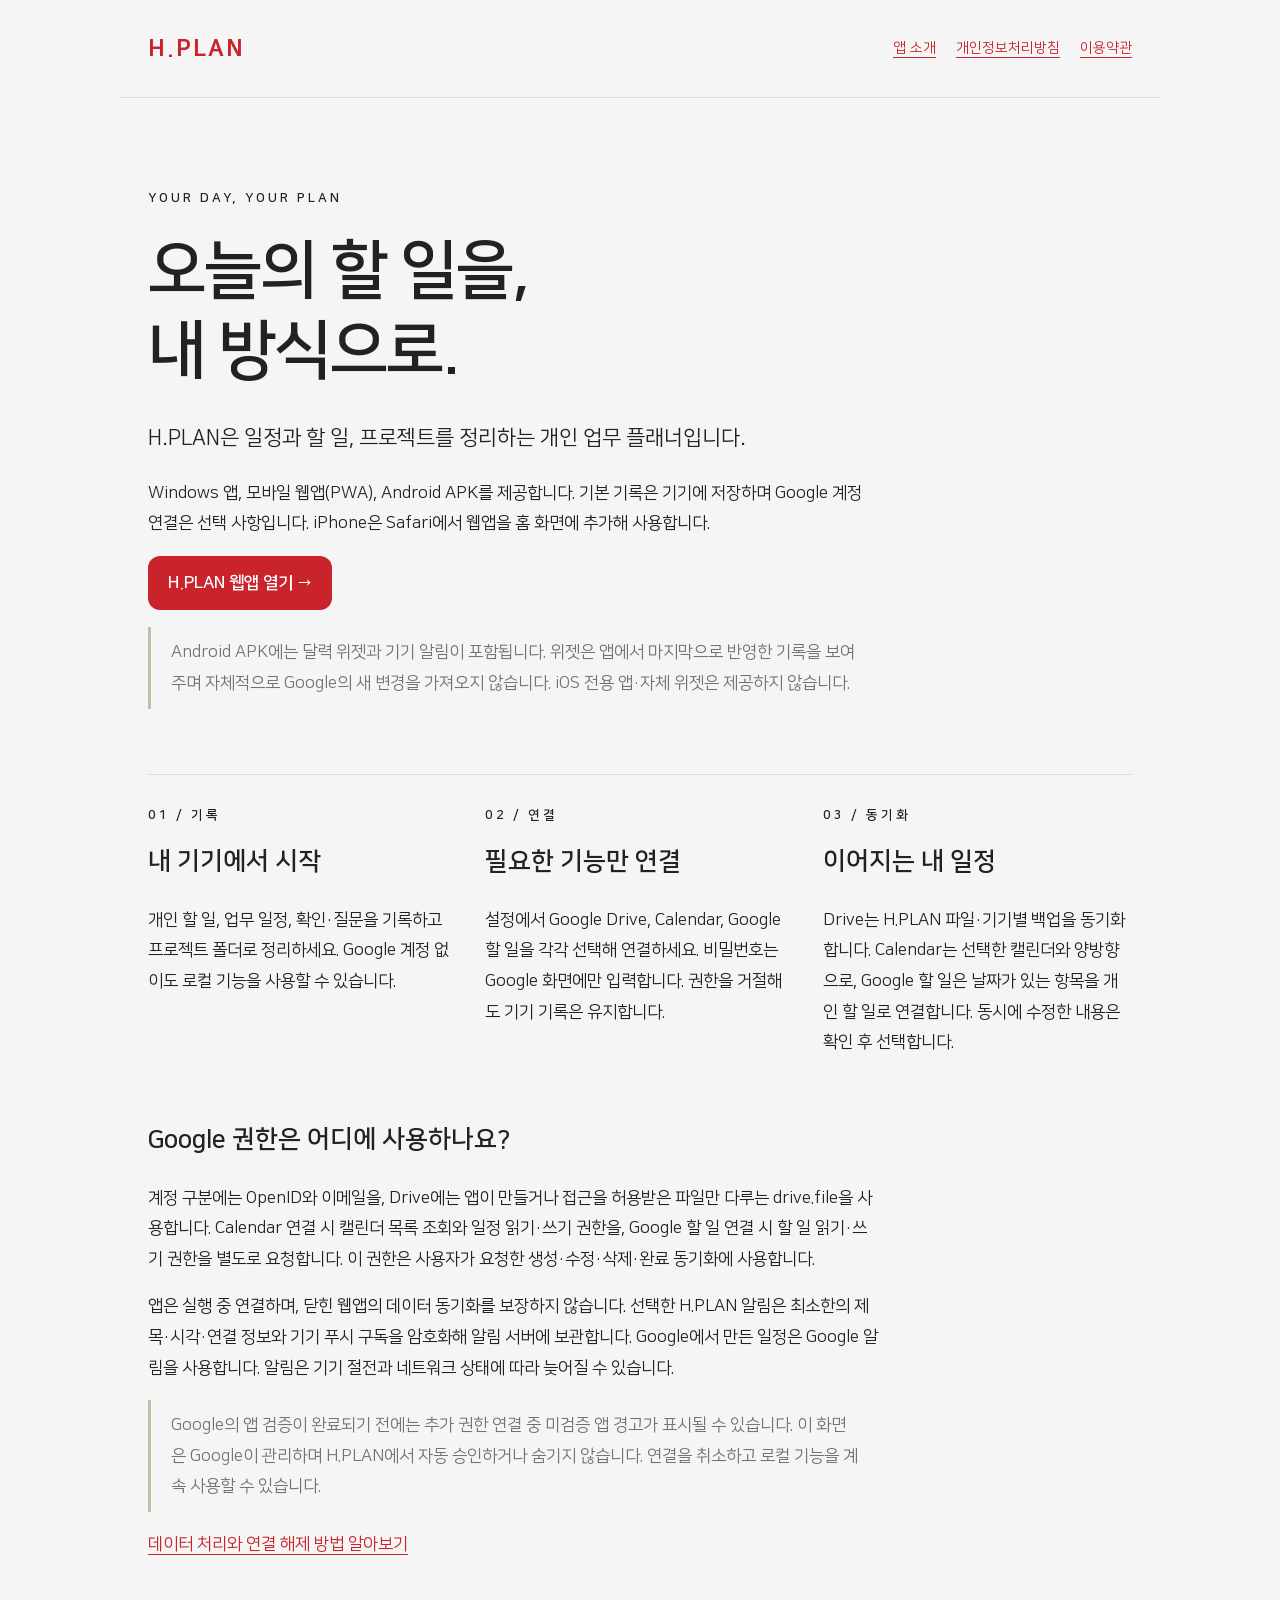
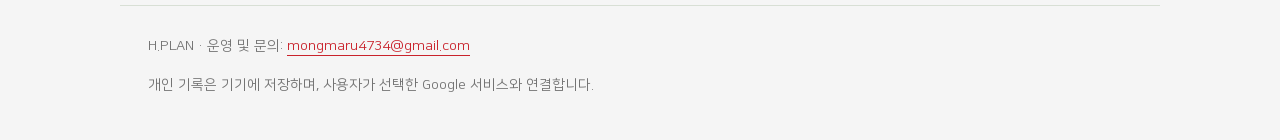
<file: index.html>
<!doctype html>
<html lang="ko"><head><meta charset="utf-8"><meta name="viewport" content="width=device-width,initial-scale=1"><meta name="description" content="H.PLAN — 내 기기에 기록하고, 선택한 Google 기능과 연결하는 개인 업무 플래너."><title>내 하루를 차분하게 정리하는 플래너 · H.PLAN</title><link rel="stylesheet" href="style.css"><meta name="google-site-verification" content="SMve5jL9YWmG3M-sSm1vSFHZxdlRPFucmGwH69ZJw1E" /></head>
<body><header><a class="brand" href="index.html">H.PLAN</a><nav aria-label="주 메뉴"><a href="index.html">앱 소개</a><a href="privacy.html">개인정보처리방침</a><a href="terms.html">이용약관</a></nav></header>
<main><section class="hero"><p class="eyebrow">YOUR DAY, YOUR PLAN</p><h1>오늘의 할 일을,<br>내 방식으로.</h1><p class="lead">H.PLAN은 일정과 할 일, 프로젝트를 정리하는 개인 업무 플래너입니다.</p><p>Windows 앱, 모바일 웹앱(PWA), Android APK를 제공합니다. 기본 기록은 기기에 저장하며 Google 계정 연결은 선택 사항입니다. iPhone은 Safari에서 웹앱을 홈 화면에 추가해 사용합니다.</p><p><a class="launch" href="app/">H.PLAN 웹앱 열기 →</a></p><p class="note">Android APK에는 달력 위젯과 기기 알림이 포함됩니다. 위젯은 앱에서 마지막으로 반영한 기록을 보여주며 자체적으로 Google의 새 변경을 가져오지 않습니다. iOS 전용 앱·자체 위젯은 제공하지 않습니다.</p></section>
<section class="steps" aria-label="사용 방법"><div><span class="eyebrow">01 / 기록</span><h2>내 기기에서 시작</h2><p>개인 할 일, 업무 일정, 확인·질문을 기록하고 프로젝트 폴더로 정리하세요. Google 계정 없이도 로컬 기능을 사용할 수 있습니다.</p></div><div><span class="eyebrow">02 / 연결</span><h2>필요한 기능만 연결</h2><p>설정에서 Google Drive, Calendar, Google 할 일을 각각 선택해 연결하세요. 비밀번호는 Google 화면에만 입력합니다. 권한을 거절해도 기기 기록은 유지합니다.</p></div><div><span class="eyebrow">03 / 동기화</span><h2>이어지는 내 일정</h2><p>Drive는 H.PLAN 파일·기기별 백업을 동기화합니다. Calendar는 선택한 캘린더와 양방향으로, Google 할 일은 날짜가 있는 항목을 개인 할 일로 연결합니다. 동시에 수정한 내용은 확인 후 선택합니다.</p></div></section>
<section><h2>Google 권한은 어디에 사용하나요?</h2><p>계정 구분에는 OpenID와 이메일을, Drive에는 앱이 만들거나 접근을 허용받은 파일만 다루는 drive.file을 사용합니다. Calendar 연결 시 캘린더 목록 조회와 일정 읽기·쓰기 권한을, Google 할 일 연결 시 할 일 읽기·쓰기 권한을 별도로 요청합니다. 이 권한은 사용자가 요청한 생성·수정·삭제·완료 동기화에 사용합니다.</p><p>앱은 실행 중 연결하며, 닫힌 웹앱의 데이터 동기화를 보장하지 않습니다. 선택한 H.PLAN 알림은 최소한의 제목·시각·연결 정보와 기기 푸시 구독을 암호화해 알림 서버에 보관합니다. Google에서 만든 일정은 Google 알림을 사용합니다. 알림은 기기 절전과 네트워크 상태에 따라 늦어질 수 있습니다.</p><p class="note">Google의 앱 검증이 완료되기 전에는 추가 권한 연결 중 미검증 앱 경고가 표시될 수 있습니다. 이 화면은 Google이 관리하며 H.PLAN에서 자동 승인하거나 숨기지 않습니다. 연결을 취소하고 로컬 기능을 계속 사용할 수 있습니다.</p><p><a href="privacy.html">데이터 처리와 연결 해제 방법 알아보기</a></p></section></main>
<footer>H.PLAN · 운영 및 문의: <a href="mailto:mongmaru4734@gmail.com">mongmaru4734@gmail.com</a><p>개인 기록은 기기에 저장하며, 사용자가 선택한 Google 서비스와 연결합니다.</p></footer></body></html>
</file>
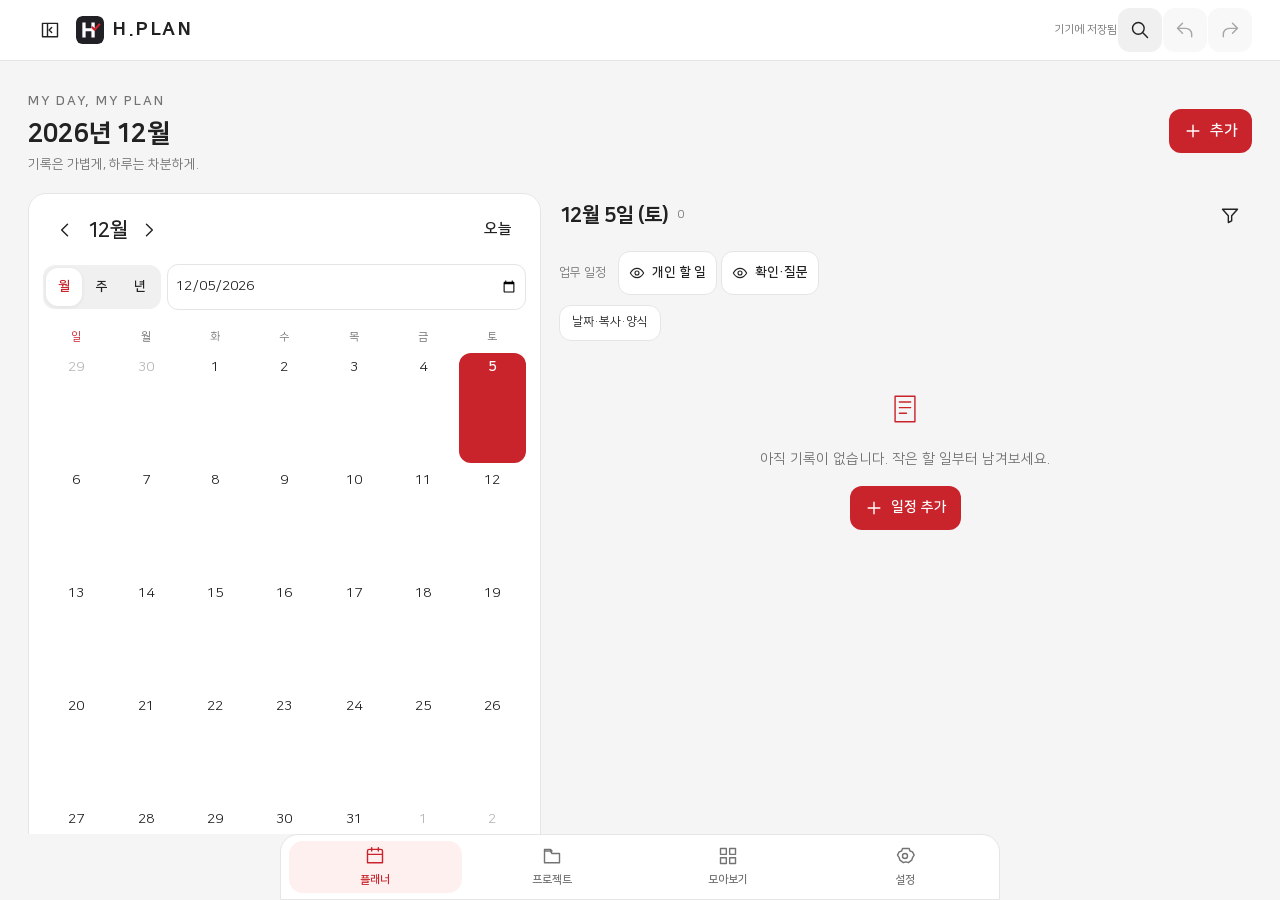
<file: app/index.html>
<!doctype html>
<html lang="ko">
  <head>
    <script src="native-bootstrap.js"></script>
    <meta charset="utf-8" />
    <meta
      name="viewport"
      content="width=device-width,initial-scale=1,viewport-fit=cover"
    />
    <meta name="theme-color" content="#C9232C" />
    <meta name="apple-mobile-web-app-capable" content="yes" />
    <meta name="apple-mobile-web-app-status-bar-style" content="default" />
    <meta name="apple-mobile-web-app-title" content="H.PLAN" />
    <meta
      name="description"
      content="내 하루를 차분하게. 일정·업무·프로젝트를 정리하는 H.PLAN 모바일 플래너."
    />
    <link rel="manifest" href="manifest.webmanifest" />
    <link rel="apple-touch-icon" href="icons/apple-touch-icon.png" />
    <link rel="icon" href="icons/icon.svg" type="image/svg+xml" />
    <link rel="stylesheet" href="app.css" />
    <title>H.PLAN · 내 하루의 계획</title>
  </head>
  <body>
    <div id="app" class="shell">
      <header class="topbar">
        <div class="topbar-leading"><button id="navigation-toggle" class="icon-button ghost" type="button" data-action="layout:navigationCollapsed" aria-controls="primary-navigation" aria-label="주 메뉴 접기" aria-expanded="true"></button>
        <a href="#planner" class="brand" aria-label="H.PLAN 플래너"
          ><img src="icons/icon.svg" alt="" width="28" height="28" /><span
            >H.PLAN</span
          ></a
        ></div>
        <div class="top-actions">
          <span id="save-state" role="status">불러오는 중</span
          ><button
            id="search-open"
            class="icon-button"
            aria-label="전체 검색"
          ></button
          ><button id="undo" class="icon-button" aria-label="실행 취소"></button
          ><button
            id="redo"
            class="icon-button"
            aria-label="다시 실행"
          ></button>
        </div>
      </header>
      <div id="notice" role="status" hidden></div>
      <main id="main" tabindex="-1">
        <div class="loading">기록을 안전하게 불러오고 있습니다…</div>
      </main>
      <nav id="primary-navigation" class="bottom-nav" aria-label="주 메뉴">
        <button data-route="planner"></button
        ><button data-route="projects"></button
        ><button data-route="overview"></button
        ><button data-route="settings"></button>
      </nav>
    </div>
    <dialog id="modal" aria-labelledby="modal-title">
      <form id="modal-form">
        <header class="modal-head">
          <h2 id="modal-title"></h2>
          <button
            type="button"
            id="modal-close"
            class="icon-button"
            aria-label="닫기"
          ></button>
        </header>
        <div id="modal-body" class="modal-body"></div>
        <footer id="modal-footer" class="modal-footer"></footer>
      </form>
    </dialog>
    <div id="toast" class="toast" role="status" hidden></div>
    <noscript>H.PLAN을 사용하려면 JavaScript를 허용해 주세요.</noscript>
    <script type="module" src="main.mjs"></script>
  </body>
</html>
</file>
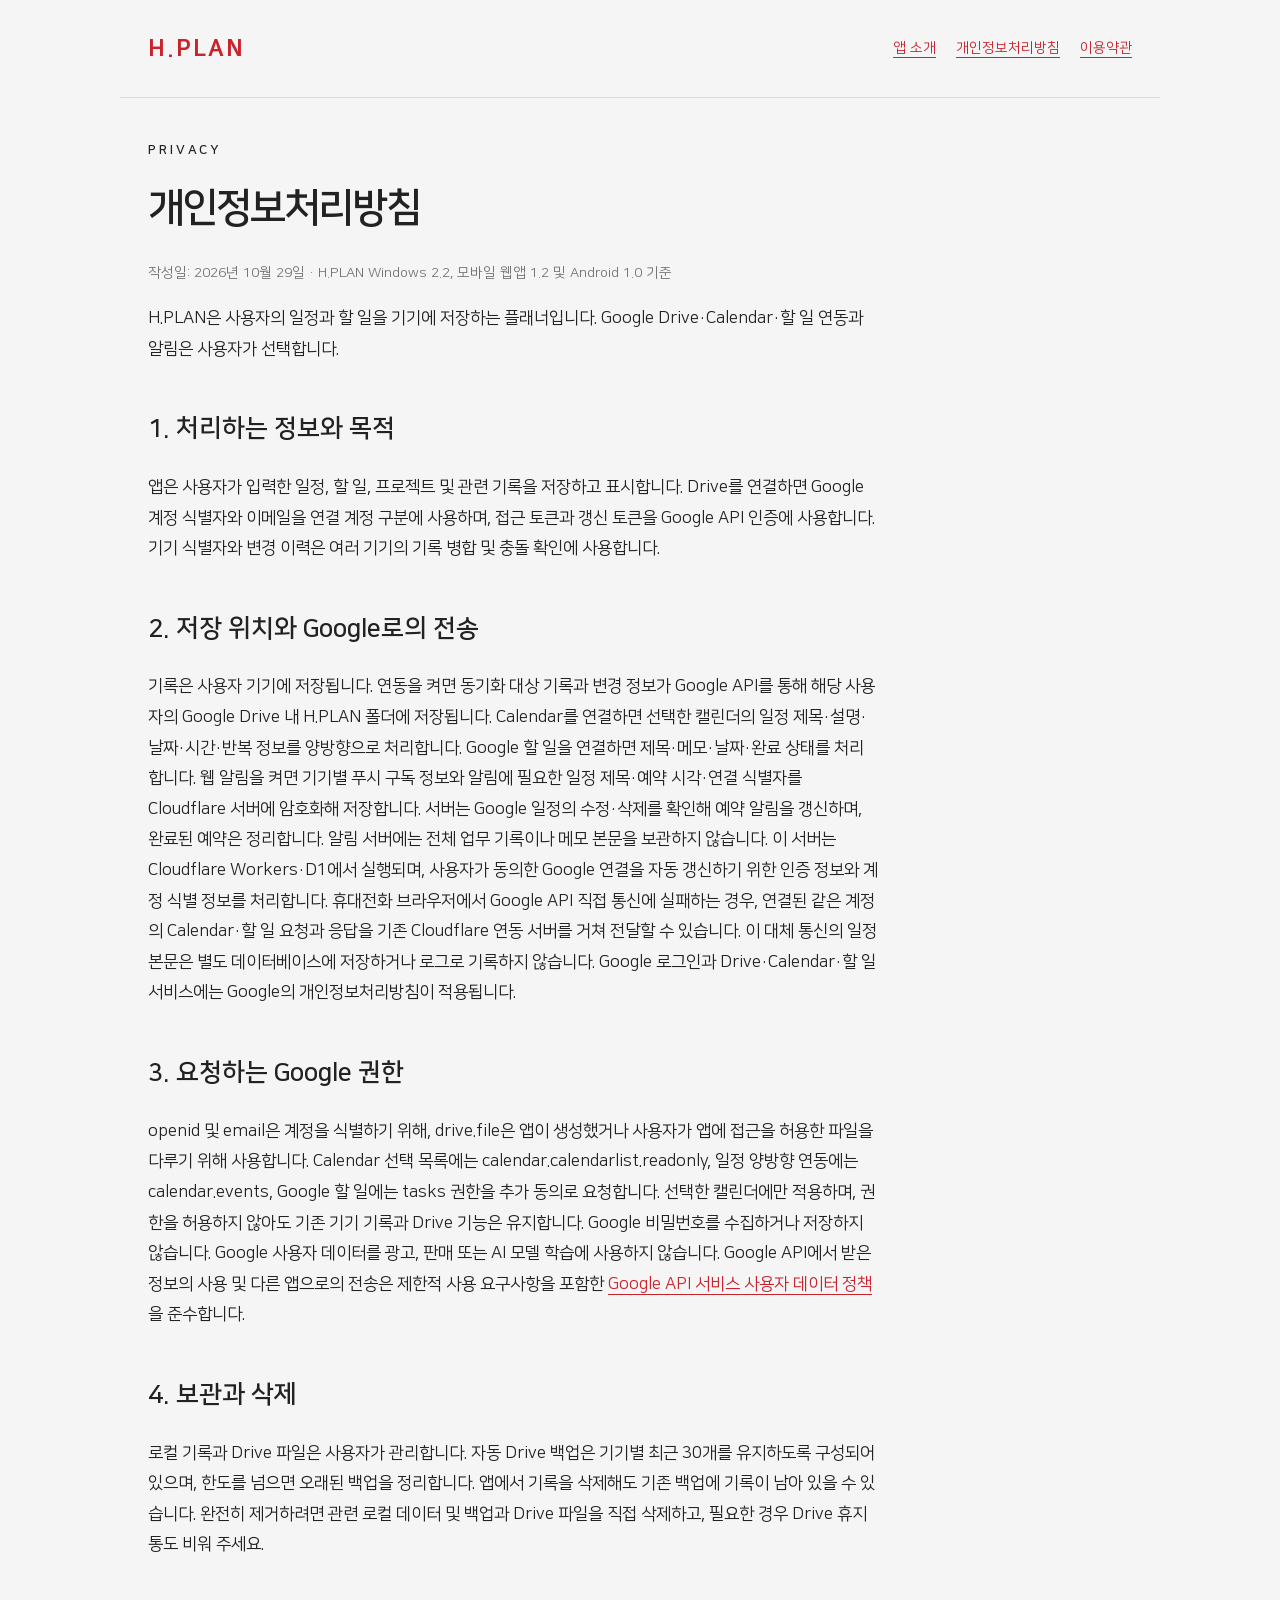
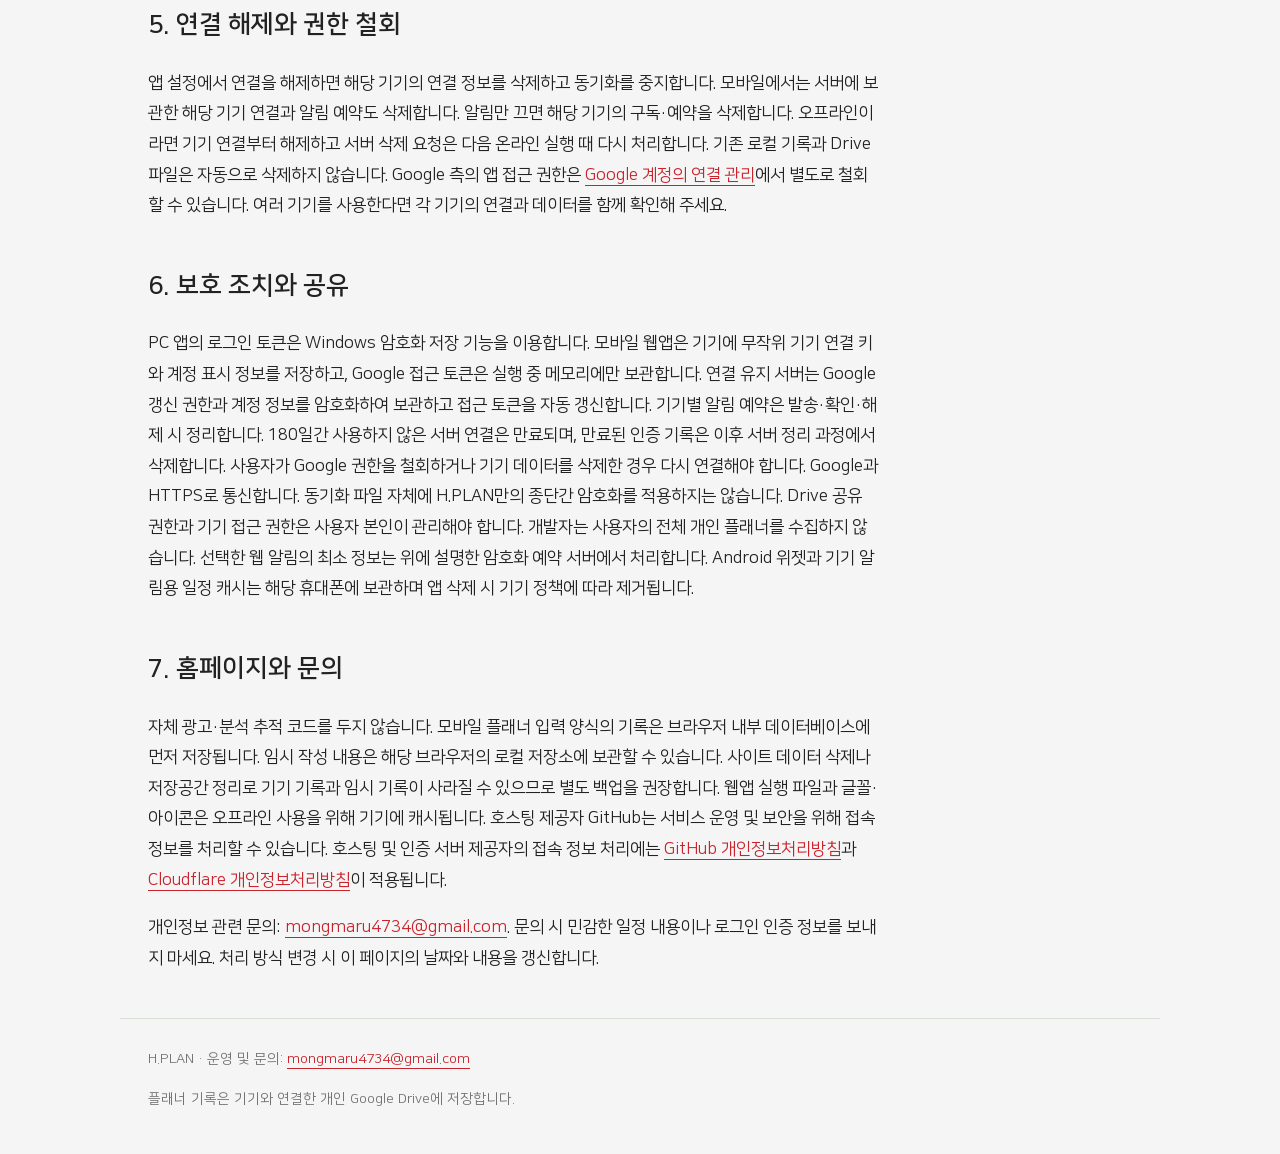
<file: privacy.html>
<!doctype html><html lang="ko"><head><meta charset="utf-8"><meta name="viewport" content="width=device-width,initial-scale=1"><meta name="description" content="H.PLAN — 일정을 정리하고, 필요할 때 개인 Google Drive로 동기화하는 플래너."><title>개인정보처리방침 · H.PLAN</title><link rel="stylesheet" href="style.css"></head><body><header><a class="brand" href="index.html">H.PLAN</a><nav aria-label="주 메뉴"><a href="index.html">앱 소개</a><a href="privacy.html">개인정보처리방침</a><a href="terms.html">이용약관</a></nav></header><main><article class="document"><p class="eyebrow">PRIVACY</p><h1>개인정보처리방침</h1><p class="date">작성일: 2026년 10월 29일 · H.PLAN Windows 2.2, 모바일 웹앱 1.2 및 Android 1.0 기준</p><p>H.PLAN은 사용자의 일정과 할 일을 기기에 저장하는 플래너입니다. Google Drive·Calendar·할 일 연동과 알림은 사용자가 선택합니다.</p><h2>1. 처리하는 정보와 목적</h2><p>앱은 사용자가 입력한 일정, 할 일, 프로젝트 및 관련 기록을 저장하고 표시합니다. Drive를 연결하면 Google 계정 식별자와 이메일을 연결 계정 구분에 사용하며, 접근 토큰과 갱신 토큰을 Google API 인증에 사용합니다. 기기 식별자와 변경 이력은 여러 기기의 기록 병합 및 충돌 확인에 사용합니다.</p><h2>2. 저장 위치와 Google로의 전송</h2><p>기록은 사용자 기기에 저장됩니다. 연동을 켜면 동기화 대상 기록과 변경 정보가 Google API를 통해 해당 사용자의 Google Drive 내 H.PLAN 폴더에 저장됩니다. Calendar를 연결하면 선택한 캘린더의 일정 제목·설명·날짜·시간·반복 정보를 양방향으로 처리합니다. Google 할 일을 연결하면 제목·메모·날짜·완료 상태를 처리합니다. 웹 알림을 켜면 기기별 푸시 구독 정보와 알림에 필요한 일정 제목·예약 시각·연결 식별자를 Cloudflare 서버에 암호화해 저장합니다. 서버는 Google 일정의 수정·삭제를 확인해 예약 알림을 갱신하며, 완료된 예약은 정리합니다. 알림 서버에는 전체 업무 기록이나 메모 본문을 보관하지 않습니다. 이 서버는 Cloudflare Workers·D1에서 실행되며, 사용자가 동의한 Google 연결을 자동 갱신하기 위한 인증 정보와 계정 식별 정보를 처리합니다. 휴대전화 브라우저에서 Google API 직접 통신에 실패하는 경우, 연결된 같은 계정의 Calendar·할 일 요청과 응답을 기존 Cloudflare 연동 서버를 거쳐 전달할 수 있습니다. 이 대체 통신의 일정 본문은 별도 데이터베이스에 저장하거나 로그로 기록하지 않습니다. Google 로그인과 Drive·Calendar·할 일 서비스에는 Google의 개인정보처리방침이 적용됩니다.</p><h2>3. 요청하는 Google 권한</h2><p>openid 및 email은 계정을 식별하기 위해, drive.file은 앱이 생성했거나 사용자가 앱에 접근을 허용한 파일을 다루기 위해 사용합니다. Calendar 선택 목록에는 calendar.calendarlist.readonly, 일정 양방향 연동에는 calendar.events, Google 할 일에는 tasks 권한을 추가 동의로 요청합니다. 선택한 캘린더에만 적용하며, 권한을 허용하지 않아도 기존 기기 기록과 Drive 기능은 유지합니다. Google 비밀번호를 수집하거나 저장하지 않습니다. Google 사용자 데이터를 광고, 판매 또는 AI 모델 학습에 사용하지 않습니다. Google API에서 받은 정보의 사용 및 다른 앱으로의 전송은 제한적 사용 요구사항을 포함한 <a href="https://developers.google.com/terms/api-services-user-data-policy">Google API 서비스 사용자 데이터 정책</a>을 준수합니다.</p><h2>4. 보관과 삭제</h2><p>로컬 기록과 Drive 파일은 사용자가 관리합니다. 자동 Drive 백업은 기기별 최근 30개를 유지하도록 구성되어 있으며, 한도를 넘으면 오래된 백업을 정리합니다. 앱에서 기록을 삭제해도 기존 백업에 기록이 남아 있을 수 있습니다. 완전히 제거하려면 관련 로컬 데이터 및 백업과 Drive 파일을 직접 삭제하고, 필요한 경우 Drive 휴지통도 비워 주세요.</p><h2>5. 연결 해제와 권한 철회</h2><p>앱 설정에서 연결을 해제하면 해당 기기의 연결 정보를 삭제하고 동기화를 중지합니다. 모바일에서는 서버에 보관한 해당 기기 연결과 알림 예약도 삭제합니다. 알림만 끄면 해당 기기의 구독·예약을 삭제합니다. 오프라인이라면 기기 연결부터 해제하고 서버 삭제 요청은 다음 온라인 실행 때 다시 처리합니다. 기존 로컬 기록과 Drive 파일은 자동으로 삭제하지 않습니다. Google 측의 앱 접근 권한은 <a href="https://myaccount.google.com/connections">Google 계정의 연결 관리</a>에서 별도로 철회할 수 있습니다. 여러 기기를 사용한다면 각 기기의 연결과 데이터를 함께 확인해 주세요.</p><h2>6. 보호 조치와 공유</h2><p>PC 앱의 로그인 토큰은 Windows 암호화 저장 기능을 이용합니다. 모바일 웹앱은 기기에 무작위 기기 연결 키와 계정 표시 정보를 저장하고, Google 접근 토큰은 실행 중 메모리에만 보관합니다. 연결 유지 서버는 Google 갱신 권한과 계정 정보를 암호화하여 보관하고 접근 토큰을 자동 갱신합니다. 기기별 알림 예약은 발송·확인·해제 시 정리합니다. 180일간 사용하지 않은 서버 연결은 만료되며, 만료된 인증 기록은 이후 서버 정리 과정에서 삭제합니다. 사용자가 Google 권한을 철회하거나 기기 데이터를 삭제한 경우 다시 연결해야 합니다. Google과 HTTPS로 통신합니다. 동기화 파일 자체에 H.PLAN만의 종단간 암호화를 적용하지는 않습니다. Drive 공유 권한과 기기 접근 권한은 사용자 본인이 관리해야 합니다. 개발자는 사용자의 전체 개인 플래너를 수집하지 않습니다. 선택한 웹 알림의 최소 정보는 위에 설명한 암호화 예약 서버에서 처리합니다. Android 위젯과 기기 알림용 일정 캐시는 해당 휴대폰에 보관하며 앱 삭제 시 기기 정책에 따라 제거됩니다.</p><h2>7. 홈페이지와 문의</h2><p>자체 광고·분석 추적 코드를 두지 않습니다. 모바일 플래너 입력 양식의 기록은 브라우저 내부 데이터베이스에 먼저 저장됩니다. 임시 작성 내용은 해당 브라우저의 로컬 저장소에 보관할 수 있습니다. 사이트 데이터 삭제나 저장공간 정리로 기기 기록과 임시 기록이 사라질 수 있으므로 별도 백업을 권장합니다. 웹앱 실행 파일과 글꼴·아이콘은 오프라인 사용을 위해 기기에 캐시됩니다. 호스팅 제공자 GitHub는 서비스 운영 및 보안을 위해 접속 정보를 처리할 수 있습니다. 호스팅 및 인증 서버 제공자의 접속 정보 처리에는 <a href="https://docs.github.com/en/site-policy/privacy-policies/github-general-privacy-statement">GitHub 개인정보처리방침</a>과 <a href="https://www.cloudflare.com/privacypolicy/">Cloudflare 개인정보처리방침</a>이 적용됩니다.</p><p>개인정보 관련 문의: <a href="mailto:mongmaru4734@gmail.com">mongmaru4734@gmail.com</a>. 문의 시 민감한 일정 내용이나 로그인 인증 정보를 보내지 마세요. 처리 방식 변경 시 이 페이지의 날짜와 내용을 갱신합니다.</p></article></main><footer>H.PLAN · 운영 및 문의: <a href="mailto:mongmaru4734@gmail.com">mongmaru4734@gmail.com</a><p>플래너 기록은 기기와 연결한 개인 Google Drive에 저장합니다.</p></footer></body></html>
</file>
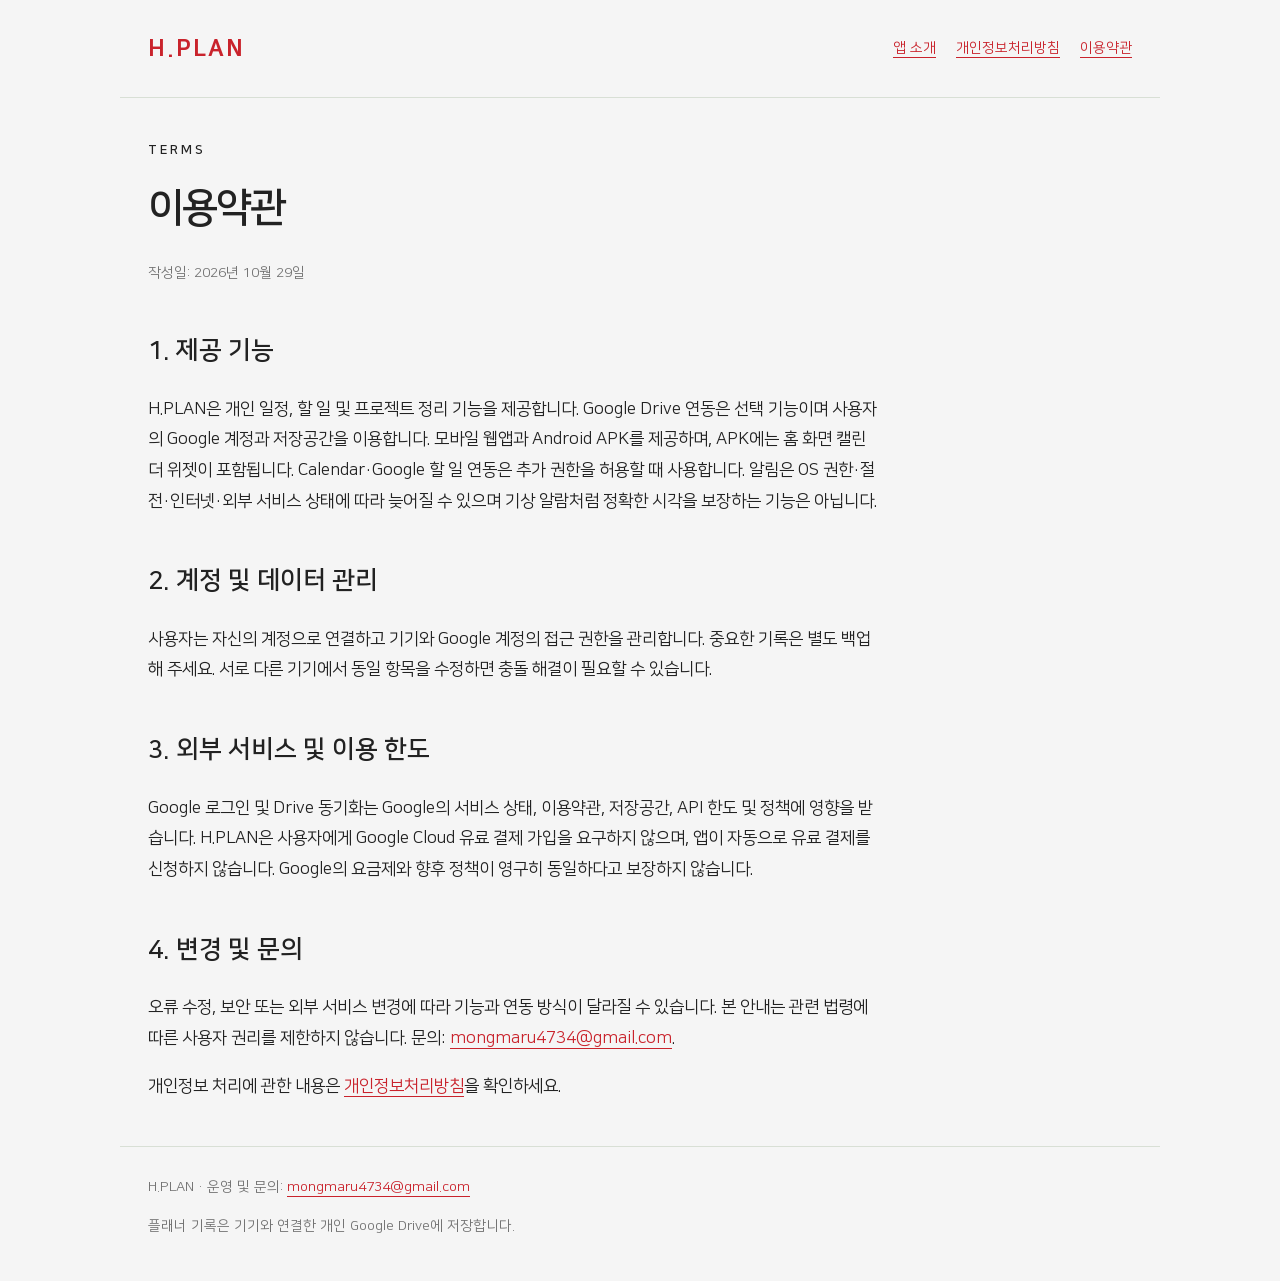
<file: terms.html>
<!doctype html><html lang="ko"><head><meta charset="utf-8"><meta name="viewport" content="width=device-width,initial-scale=1"><meta name="description" content="H.PLAN — 일정을 정리하고, 필요할 때 개인 Google Drive로 동기화하는 플래너."><title>이용약관 · H.PLAN</title><link rel="stylesheet" href="style.css"></head><body><header><a class="brand" href="index.html">H.PLAN</a><nav aria-label="주 메뉴"><a href="index.html">앱 소개</a><a href="privacy.html">개인정보처리방침</a><a href="terms.html">이용약관</a></nav></header><main><article class="document"><p class="eyebrow">TERMS</p><h1>이용약관</h1><p class="date">작성일: 2026년 10월 29일</p><h2>1. 제공 기능</h2><p>H.PLAN은 개인 일정, 할 일 및 프로젝트 정리 기능을 제공합니다. Google Drive 연동은 선택 기능이며 사용자의 Google 계정과 저장공간을 이용합니다. 모바일 웹앱과 Android APK를 제공하며, APK에는 홈 화면 캘린더 위젯이 포함됩니다. Calendar·Google 할 일 연동은 추가 권한을 허용할 때 사용합니다. 알림은 OS 권한·절전·인터넷·외부 서비스 상태에 따라 늦어질 수 있으며 기상 알람처럼 정확한 시각을 보장하는 기능은 아닙니다.</p><h2>2. 계정 및 데이터 관리</h2><p>사용자는 자신의 계정으로 연결하고 기기와 Google 계정의 접근 권한을 관리합니다. 중요한 기록은 별도 백업해 주세요. 서로 다른 기기에서 동일 항목을 수정하면 충돌 해결이 필요할 수 있습니다.</p><h2>3. 외부 서비스 및 이용 한도</h2><p>Google 로그인 및 Drive 동기화는 Google의 서비스 상태, 이용약관, 저장공간, API 한도 및 정책에 영향을 받습니다. H.PLAN은 사용자에게 Google Cloud 유료 결제 가입을 요구하지 않으며, 앱이 자동으로 유료 결제를 신청하지 않습니다. Google의 요금제와 향후 정책이 영구히 동일하다고 보장하지 않습니다.</p><h2>4. 변경 및 문의</h2><p>오류 수정, 보안 또는 외부 서비스 변경에 따라 기능과 연동 방식이 달라질 수 있습니다. 본 안내는 관련 법령에 따른 사용자 권리를 제한하지 않습니다. 문의: <a href="mailto:mongmaru4734@gmail.com">mongmaru4734@gmail.com</a>.</p><p>개인정보 처리에 관한 내용은 <a href="privacy.html">개인정보처리방침</a>을 확인하세요.</p></article></main><footer>H.PLAN · 운영 및 문의: <a href="mailto:mongmaru4734@gmail.com">mongmaru4734@gmail.com</a><p>플래너 기록은 기기와 연결한 개인 Google Drive에 저장합니다.</p></footer></body></html>
</file>
<file: style.css>
@font-face{font-family:NanumSquare;src:url('app/fonts/NanumSquareR.ttf');font-weight:400;font-display:block}@font-face{font-family:NanumSquare;src:url('app/fonts/NanumSquareB.ttf');font-weight:700;font-display:block}@font-face{font-family:NanumSquare;src:url('app/fonts/NanumSquareEB.ttf');font-weight:800;font-display:block}html{font-synthesis:none}
:root{color-scheme:light;--ink:#222222;--muted:#737373;--paper:#f5f5f5;--accent:#c9232c}*{box-sizing:border-box}body{margin:0;background:var(--paper);color:var(--ink);font:17px/1.8 NanumSquare,sans-serif}a{color:var(--accent);text-underline-offset:5px}a:focus-visible{outline:3px solid #db9d39;outline-offset:5px}header,main,footer{max-width:1040px;margin:auto;padding:28px}header{display:flex;justify-content:space-between;gap:20px;align-items:center;border-bottom:1px solid #d8dfd5}nav{display:flex;gap:20px;flex-wrap:wrap;font-size:14px}.brand{font-size:23px;font-weight:800;text-decoration:none;letter-spacing:2px}h1{font-size:clamp(34px,6vw,64px);line-height:1.25;letter-spacing:-2px;margin:20px 0 28px}h2{font-size:25px;margin-top:42px}p{max-width:730px}.eyebrow{font-size:13px;letter-spacing:3px;font-weight:700}.hero{padding:48px 0}.lead{font-size:21px}.note{border-left:3px solid #b6c7a8;padding:10px 20px;color:var(--muted)}.steps{display:grid;grid-template-columns:repeat(3,1fr);gap:28px;border-top:1px solid #d8dfd5;padding-top:24px}.steps h2{margin-top:10px}footer{border-top:1px solid #d8dfd5;font-size:14px;color:var(--muted)}.document{max-width:820px}.document h1{font-size:40px}.date{color:var(--muted);font-size:14px}@media(max-width:650px){header{align-items:flex-start;flex-direction:column}.steps{grid-template-columns:1fr;gap:0}header,main,footer{padding:22px}.hero{padding:25px 0}}
.launch{display:inline-block;background:#c9232c;color:white;padding:12px 20px;border-radius:12px;text-decoration:none;font-weight:700}
</file>
<file: app/app.css>
@font-face {
  font-family: NanumSquare;
  src: url(fonts/NanumSquareR.ttf) format("truetype");
  font-display: block;
  font-weight: 400;
}
@font-face {
  font-family: NanumSquare;
  src: url(fonts/NanumSquareB.ttf) format("truetype");
  font-display: block;
  font-weight: 700;
}
:root {
  color-scheme: light;
  --bg: #f5f5f5;
  --panel: #fff;
  --ink: #222222;
  --muted: #737373;
  --line: #e5e5e5;
  --red: #c9232c;
  --red-soft: #fff0f0;
  --soft: #f0f0f0;
  --radius: 18px;
  --text: 15px;
  --vh: 100dvh;
  --shadow: 0 12px 40px #28202712;
}
* {
  box-sizing: border-box;
}
html,
body {
  margin: 0;
  height: 100%;
  background: var(--bg);
  color: var(--ink);
  font-family:
    NanumSquare,
    system-ui,
    -apple-system,
    sans-serif;
  font-size: var(--text);
  line-height: 1.5;
  overscroll-behavior: none;
}
body {
  overflow: hidden;
}
body.dark {
  color-scheme: dark;
  --bg: #191919;
  --panel: #252525;
  --ink: #f3f3f3;
  --muted: #ababab;
  --line: #3b3b3b;
  --red: #ff747a;
  --red-soft: #3d252b;
  --soft: #303030;
}
button,
input,
textarea,
select {
  font: inherit;
}
button,
a,
input,
select,
textarea {
  -webkit-tap-highlight-color: transparent;
}
button {
  cursor: pointer;
  border: 0;
  border-radius: 12px;
  background: var(--soft);
  color: var(--ink);
  min-height: 44px;
  padding: 10px 14px;
  touch-action: manipulation;
  font-weight: 700;
}
button:disabled {
  opacity: 0.4;
  cursor: default;
}
button:active:not(:disabled) {
  filter: brightness(0.94);
}
button svg {
  width: 20px;
  height: 20px;
  vertical-align: middle;
  stroke-width: 1.7;
  flex-shrink: 0;
}
a {
  color: var(--red);
  text-underline-offset: 3px;
}
:focus-visible {
  outline: 3px solid var(--red);
  outline-offset: 3px;
}
button.primary {
  background: var(--red);
  color: #fff;
}
button.danger {
  color: var(--red);
  background: var(--red-soft);
}
button.ghost {
  background: transparent;
}
.icon-button {
  display: inline-flex;
  align-items: center;
  justify-content: center;
  min-width: 44px;
  width: 44px;
  height: 44px;
  padding: 10px;
  flex-shrink: 0;
}
input,
textarea,
select {
  min-width: 0;
  max-width: 100%;
  width: 100%;
  border: 1px solid var(--line);
  border-radius: 11px;
  background: var(--panel);
  color: var(--ink);
  padding: 11px 12px;
  min-height: 46px;
  font-size: 16px;
}
textarea {
  resize: vertical;
  min-height: 100px;
}
input[type="checkbox"] {
  width: 22px;
  min-height: 22px;
  flex-shrink: 0;
  accent-color: var(--red);
}
input[type="color"] {
  padding: 5px;
  max-width: 90px;
}
label.field {
  display: grid;
  gap: 7px;
  min-width: 0;
  font-size: 14px;
  font-weight: 700;
}
label.check {
  display: flex;
  align-items: center;
  gap: 10px;
  min-height: 44px;
  font-size: 14px;
}
small,
.muted {
  color: var(--muted);
  font-size: 13px;
}
.shell {
  display: flex;
  flex-direction: column;
  height: var(--vh);
  max-width: 1440px;
  margin: auto;
  padding-left: env(safe-area-inset-left);
  padding-right: env(safe-area-inset-right);
}
.topbar {
  flex-shrink: 0;
  background: var(--panel);
  display: flex;
  justify-content: space-between;
  align-items: center;
  gap: 6px;
  padding: calc(env(safe-area-inset-top) + 8px) 14px 8px;
  border-bottom: 1px solid var(--line);
  z-index: 5;
}
.brand {
  display: flex;
  align-items: center;
  gap: 8px;
  letter-spacing: 1.5px;
  font-size: 19px;
  font-weight: 700;
  text-decoration: none;
  color: var(--ink);
  white-space: nowrap;
}
.brand img {
  border-radius: 6px;
}
.top-actions {
  display: flex;
  align-items: center;
  gap: 1px;
}
.topbar-leading {display:flex;align-items:center;gap:4px;min-width:0}
#navigation-toggle {width:44px;min-width:44px;height:44px;padding:11px}
#navigation-toggle[aria-expanded="false"] svg {transform:scaleX(-1)}
#navigation-toggle svg {transition:transform 140ms ease}
.navigation-collapsed #main {padding-bottom:calc(20px + env(safe-area-inset-bottom))}
.section-visibility {display:flex;align-items:center;flex-wrap:wrap;gap:4px;padding:2px 0 10px;min-width:0}
.section-visibility button {display:inline-flex;align-items:center;gap:6px;min-height:44px;max-width:100%;padding:6px 10px;font-size:13px;color:var(--muted);border:1px solid var(--line);background:transparent}
.section-visibility button[aria-pressed="true"] {color:var(--ink);background:var(--panel)}
.section-visibility button span {overflow-wrap:anywhere}
.section-visibility button {transition:background-color 140ms ease,color 140ms ease,border-color 140ms ease}
.section-visibility button svg {width:16px;height:16px;flex-shrink:0}
.section-fixed {font-size:12px;color:var(--muted);padding:0 8px 0 0}
@media(max-width:480px){.top-actions #save-state{display:none}}
@media(max-width:359px){.topbar-leading .brand span{display:none}.topbar-leading{gap:0}}
.top-actions #save-state {
  font-size: 11px;
  color: var(--muted);
  max-width: 90px;
  overflow: hidden;
  white-space: nowrap;
  text-overflow: ellipsis;
}
.top-actions .icon-button {
  width: 40px;
  min-width: 40px;
}
.bottom-nav {
  flex-shrink: 0;
  display: grid;
  grid-template-columns: repeat(4, 1fr);
  border-top: 1px solid var(--line);
  background: var(--panel);
  padding: 6px 8px calc(env(safe-area-inset-bottom) + 6px);
  gap: 4px;
  z-index: 5;
}
.bottom-nav button {
  background: transparent;
  display: grid;
  justify-items: center;
  gap: 3px;
  padding: 5px 2px;
  border-radius: 14px;
  font-size: 11px;
  min-height: 52px;
  font-weight: 700;
  position: relative;
  color: var(--muted);
}
.bottom-nav button[aria-current="page"] {
  background: var(--red-soft);
  color: var(--red);
}
#main {
  flex: 1;
  overflow: auto;
  min-height: 0;
  overscroll-behavior-y: contain;
  padding: 20px 16px 26px;
  scroll-padding: 20px;
}
#notice {
  padding: 9px 16px;
  font-size: 13px;
  background: var(--red-soft);
  flex-shrink: 0;
}
#notice button {
  padding: 2px 10px;
  min-height: 32px;
  font-size: 13px;
}
h1,
h2,
h3,
p {
  margin: 0;
}
h1 {
  font-size: 25px;
  letter-spacing: -0.8px;
  line-height: 1.3;
}
h2 {
  font-size: 19px;
  letter-spacing: -0.4px;
}
h3 {
  font-size: 16px;
}
.eyebrow {
  font-size: 11px;
  font-weight: 700;
  letter-spacing: 2px;
  color: var(--red);
  margin-bottom: 6px;
}
.heading-row {
  display: flex;
  align-items: center;
  justify-content: space-between;
  gap: 12px;
  margin-bottom: 18px;
}
.heading-row > div {
  min-width: 0;
}
.heading-row p {
  margin-top: 5px;
  color: var(--muted);
  font-size: 13px;
}
.row {
  display: flex;
  align-items: center;
  gap: 8px;
  flex-wrap: wrap;
}
.between {
  justify-content: space-between;
}
.panel {
  background: var(--panel);
  border: 1px solid var(--line);
  border-radius: var(--radius);
  padding: 18px;
  min-width: 0;
}
.stack {
  display: grid;
  gap: 14px;
}
.grid-2 {
  display: grid;
  grid-template-columns: repeat(2, minmax(0, 1fr));
  gap: 12px;
}
.toolbar {
  display: flex;
  align-items: center;
  gap: 6px;
  flex-wrap: wrap;
  margin-bottom: 14px;
}
.toolbar > select {
  flex: 1;
  min-width: 100px;
  max-width: 220px;
  font-size: 14px;
}
.segmented {
  display: flex;
  background: var(--soft);
  border-radius: 12px;
  padding: 3px;
  gap: 2px;
}
.segmented button {
  min-height: 38px;
  background: transparent;
  padding: 6px 12px;
  font-size: 13px;
  flex: 1;
}
.segmented button[aria-pressed="true"] {
  background: var(--panel);
  color: var(--red);
  box-shadow: 0 1px 4px #0001;
}
.calendar-head {
  display: flex;
  align-items: center;
  justify-content: space-between;
  gap: 8px;
  margin-bottom: 12px;
}
.calendar-head strong {
  font-size: 20px;
  letter-spacing: -0.6px;
}
.calendar-head .row {
  gap: 0;
}
.calendar {
  display: grid;
  grid-template-columns: repeat(7, minmax(0, 1fr));
  gap: 3px;
}
.weekday {
  font-size: 11px;
  text-align: center;
  color: var(--muted);
  padding: 5px 0;
}
.weekday:first-child {
  color: var(--red);
}
.calendar-day {
  background: transparent;
  min-height: 49px;
  min-width: 0;
  border-radius: 12px;
  padding: 5px 0;
  font-size: 14px;
  font-weight: 400;
  display: flex;
  flex-direction: column;
  align-items: center;
  justify-content: center;
  gap: 4px;
}
.calendar-day.off {
  opacity: 0.32;
}
.calendar-day.today {
  color: var(--red);
  font-weight: 700;
}
.calendar-day.selected {
  background: var(--red);
  color: white;
  opacity: 1;
  font-weight: 700;
}
.day-dots {
  display: flex;
  gap: 3px;
  height: 4px;
}
.dot {
  width: 4px;
  height: 4px;
  border-radius: 50%;
  background: currentColor;
  opacity: 0.5;
}
.calendar-panel {
  padding: 14px;
}
.planner-layout {
  display: grid;
  gap: 18px;
  align-items: start;
}
.day-header {
  display: flex;
  align-items: center;
  justify-content: space-between;
  gap: 8px;
  margin-bottom: 12px;
}
.day-header h2 {
  font-size: 20px;
}
.chips {
  display: flex;
  gap: 5px;
  overflow: auto;
  scrollbar-width: none;
  padding-bottom: 6px;
}
.chips button {
  min-height: 36px;
  font-size: 12px;
  white-space: nowrap;
  padding: 7px 12px;
  border: 1px solid var(--line);
  background: var(--panel);
  font-weight: 400;
}
.chips button.active {
  background: var(--red-soft);
  color: var(--red);
  border-color: var(--red);
  font-weight: 700;
}
.agenda {
  display: grid;
  gap: 9px;
  margin-top: 10px;
}
.entry {
  display: grid;
  grid-template-columns: 44px minmax(0, 1fr) 40px;
  align-items: start;
  background: var(--panel);
  border: 1px solid var(--line);
  border-radius: 15px;
  padding: 8px 6px 8px 2px;
  position: relative;
}
.entry.child {
  margin-left: 22px;
  border-left: 3px solid var(--line);
}
.entry .entry-content {
  min-width: 0;
  cursor: pointer;
  padding: 6px 2px;
  min-height: 44px;
}
.entry-title {
  font-weight: 700;
  font-size: 15px;
  overflow-wrap: anywhere;
  line-height: 1.55;
  white-space: pre-wrap;
}
.entry.done .entry-title {
  text-decoration: line-through;
  color: var(--muted);
}
.entry.moved .entry-title {
  color: var(--muted);
}
.entry-meta {
  display: flex;
  gap: 6px;
  align-items: center;
  flex-wrap: wrap;
  margin-top: 5px;
  font-size: 11px;
  color: var(--muted);
}
.tag {
  padding: 2px 7px;
  border-radius: 6px;
  background: var(--soft);
  font-size: 11px;
  max-width: 100%;
  overflow-wrap: anywhere;
}
.priority {
  color: var(--red);
}
.entry-check {
  background: transparent;
  border-radius: 50%;
  padding: 11px;
  min-width: 44px;
  min-height: 44px;
  color: var(--muted);
}
.entry-check.checked {
  color: var(--red);
}
.entry-menu {
  background: transparent;
  width: 38px;
  min-width: 38px;
  padding: 9px;
}
.empty {
  text-align: center;
  padding: 35px 16px;
  color: var(--muted);
  font-size: 14px;
  line-height: 1.8;
}
.empty > svg {
  width: 34px;
  height: 34px;
  margin-bottom: 12px;
  color: var(--red);
}
.empty button {
  margin-top: 14px;
}
.section-title {
  font-size: 13px;
  color: var(--muted);
  font-weight: 700;
  margin: 18px 0 9px;
}
.project-card {
  display: flex;
  gap: 12px;
  align-items: center;
  text-align: left;
  width: 100%;
  background: var(--panel);
  border: 1px solid var(--line);
  border-radius: 15px;
  padding: 14px;
  margin-bottom: 9px;
  min-width: 0;
}
.project-color {
  width: 8px;
  height: 38px;
  border-radius: 10px;
  flex-shrink: 0;
}
.project-card .info {
  flex: 1;
  min-width: 0;
}
.project-card strong {
  display: block;
  overflow-wrap: anywhere;
}
.project-card p {
  font-size: 12px;
  color: var(--muted);
  margin-top: 4px;
  font-weight: 400;
}
.folder-head {
  display: flex;
  align-items: center;
  justify-content: space-between;
  gap: 6px;
}
.folder-head button {
  background: transparent;
  display: flex;
  align-items: center;
  gap: 8px;
  min-width: 0;
}
.folder-head .folder-name {
  flex: 1;
  justify-content: flex-start;
  text-align: left;
  overflow-wrap: anywhere;
}
.stats {
  display: grid;
  grid-template-columns: repeat(3, minmax(0, 1fr));
  gap: 9px;
  margin-bottom: 18px;
}
.stat {
  padding: 16px 10px;
  background: var(--panel);
  border-radius: 15px;
  border: 1px solid var(--line);
}
.stat strong {
  display: block;
  font-size: 28px;
  font-weight: 700;
  line-height: 1.2;
  letter-spacing: -1px;
}
.stat span {
  font-size: 11px;
  color: var(--muted);
}
.settings-group {
  background: var(--panel);
  border: 1px solid var(--line);
  border-radius: 18px;
  padding: 4px 16px;
}
.setting-row {
  display: flex;
  align-items: center;
  justify-content: space-between;
  gap: 14px;
  padding: 14px 0;
  border-bottom: 1px solid var(--line);
  min-width: 0;
}
.setting-row:last-child {
  border: 0;
}
.setting-row > div {
  flex: 1;
  min-width: 0;
}
.setting-row strong {
  display: block;
  font-size: 14px;
}
.setting-row p {
  font-size: 12px;
  color: var(--muted);
  margin-top: 4px;
  overflow-wrap: anywhere;
}
.setting-row select,
.setting-row input[type="number"] {
  max-width: 125px;
  width: 40%;
  font-size: 16px;
}
.action-list {
  display: grid;
  gap: 8px;
}
.action-list button {
  display: flex;
  align-items: center;
  gap: 12px;
  text-align: left;
  background: var(--panel);
  border: 1px solid var(--line);
  width: 100%;
  padding: 14px;
}
.action-list button span {
  flex: 1;
}
.form-grid {
  display: grid;
  grid-template-columns: repeat(2, minmax(0, 1fr));
  gap: 15px;
}
.full {
  grid-column: 1/-1;
}
.help {
  font-size: 12px;
  color: var(--muted);
  line-height: 1.7;
  overflow-wrap: anywhere;
}
.summary {
  border: 1px solid var(--line);
  padding: 12px;
  border-radius: 12px;
  font-size: 13px;
  white-space: pre-wrap;
  overflow-wrap: anywhere;
}
.summary code {
  font-size: 11px;
}
.search-input {
  margin-bottom: 12px;
}
.view-title {
  display: flex;
  gap: 8px;
  align-items: center;
}
.view-title .count {
  font-size: 12px;
  color: var(--muted);
  font-weight: 400;
}
.month-grid {
  display: grid;
  grid-template-columns: repeat(3, minmax(0, 1fr));
  gap: 10px;
}
.month-button {
  padding: 17px 6px;
  background: var(--panel);
  border: 1px solid var(--line);
}
.month-button small {
  display: block;
  margin-top: 6px;
}
.selected-bar {
  position: sticky;
  top: 0;
  background: var(--ink);
  color: var(--panel);
  border-radius: 12px;
  padding: 10px;
  display: flex;
  align-items: center;
  gap: 4px;
  flex-wrap: wrap;
  z-index: 3;
}
.selected-bar button {
  min-height: 36px;
  padding: 6px 9px;
  font-size: 12px;
  background: transparent;
  color: inherit;
}
.selected-bar span {
  margin-right: auto;
  font-size: 13px;
}
.loading {
  padding: 40px;
  text-align: center;
  color: var(--muted);
}
dialog {
  position: fixed;
  inset: auto 0 0;
  margin: 0 auto;
  width: min(
    100% - env(safe-area-inset-left) - env(safe-area-inset-right),
    660px
  );
  max-width: 100%;
  max-height: calc(var(--vh) - env(safe-area-inset-top) - 12px);
  padding: 0;
  border: 1px solid var(--line);
  border-radius: 24px 24px 0 0;
  background: var(--panel);
  color: var(--ink);
  box-shadow: var(--shadow);
  overflow: hidden;
  transform: translateY(var(--dialog-offset, 0px));
}
dialog::backdrop {
  background: #15101780;
  backdrop-filter: blur(3px);
}
dialog[open] {
  display: flex;
  flex-direction: column;
}
dialog form {
  display: flex;
  flex-direction: column;
  min-height: 0;
  max-height: inherit;
  width: 100%;
}
.modal-head {
  display: flex;
  justify-content: space-between;
  align-items: center;
  gap: 12px;
  border-bottom: 1px solid var(--line);
  padding: 10px 12px 10px 20px;
  flex-shrink: 0;
}
.modal-head h2 {
  font-size: 18px;
  line-height: 1.4;
  overflow-wrap: anywhere;
}
.modal-body {
  overflow: auto;
  overscroll-behavior: contain;
  -webkit-overflow-scrolling: touch;
  padding: 18px 20px;
  min-height: 0;
  scroll-padding: 18px;
  flex: 1;
}
.modal-footer {
  display: flex;
  gap: 8px;
  justify-content: flex-end;
  align-items: center;
  padding: 12px 16px calc(env(safe-area-inset-bottom) + 12px);
  border-top: 1px solid var(--line);
  flex-shrink: 0;
  background: var(--panel);
  flex-wrap: wrap;
}
.modal-footer button {
  flex: 1;
  min-width: 75px;
  max-width: 220px;
}
.modal-footer .danger {
  margin-right: auto;
  flex: 0;
  min-width: 70px;
}
.modal-body .stack {
  gap: 16px;
}
.modal-body .entry {
  box-shadow: none;
}
.modal-body .action-list button {
  border: 0;
  background: var(--soft);
}
.toast {
  position: fixed;
  bottom: calc(env(safe-area-inset-bottom) + 86px);
  left: 50%;
  transform: translateX(-50%);
  max-width: min(90%, 540px);
  width: max-content;
  background: var(--ink);
  color: var(--panel);
  padding: 12px 18px;
  border-radius: 14px;
  font-size: 13px;
  z-index: 99;
  box-shadow: var(--shadow);
  overflow-wrap: anywhere;
  pointer-events: none;
}
.notice-box {
  padding: 13px;
  background: var(--red-soft);
  border-radius: 12px;
  font-size: 13px;
  line-height: 1.7;
}
.switch-check {
  min-height: 44px;
  display: flex;
  align-items: center;
  gap: 8px;
}
.status-dot {
  display: inline-block;
  width: 7px;
  height: 7px;
  background: #6d9a78;
  border-radius: 50%;
  margin-right: 5px;
}
.status-dot.off {
  background: #b0997e;
}
.report-frame {
  width: 100%;
  height: 420px;
  border: 1px solid var(--line);
  border-radius: 12px;
  background: white;
}
.dense .entry {
  padding-top: 2px;
  padding-bottom: 2px;
}
@media (prefers-reduced-motion: reduce) {
  * {
    scroll-behavior: auto;
    animation: none !important;
    transition: none !important;
  }
}
body.reduce-motion * {
  animation: none !important;
  transition: none !important;
}
[hidden] {
  display: none !important;
}
@media (min-width: 700px) {
  #main {
    padding: 26px 28px;
  }
  .planner-layout {
    grid-template-columns: minmax(280px, 0.85fr) minmax(320px, 1.15fr);
  }
  .calendar-panel {
    position: sticky;
    top: 0;
  }
  .bottom-nav {
    max-width: 720px;
    width: 100%;
    align-self: center;
    border: 1px solid var(--line);
    border-radius: 18px 18px 0 0;
  }
  .overview-grid {
    display: grid;
    grid-template-columns: repeat(2, minmax(0, 1fr));
    gap: 18px;
  }
  .settings-layout {
    display: grid;
    grid-template-columns: repeat(2, minmax(0, 1fr));
    gap: 20px;
    align-items: start;
  }
  dialog {
    inset: 0;
    margin: auto;
    max-height: calc(
      var(--vh) - env(safe-area-inset-top) - env(safe-area-inset-bottom) - 32px
    );
    border-radius: 22px;
  }
  .modal-footer {
    padding-bottom: 16px;
  }
  .topbar {
    padding-right: 28px;
    padding-left: 28px;
  }
  .calendar-day {
    min-height: 59px;
  }
  .project-list {
    max-width: 900px;
    margin: auto;
  }
}
@media (max-width: 359px) {
  #main {
    padding: 14px 10px 20px;
  }
  .topbar {
    padding-left: 10px;
    padding-right: 8px;
  }
  .brand {
    font-size: 17px;
    gap: 5px;
  }
  .brand img {
    width: 24px;
    height: 24px;
  }
  .top-actions #save-state {
    display: none;
  }
  .top-actions .icon-button {
    width: 36px;
    min-width: 36px;
  }
  .calendar-panel {
    padding: 10px;
  }
  .calendar {
    gap: 0;
  }
  .calendar-day {
    font-size: 13px;
  }
  .form-grid {
    gap: 12px;
    grid-template-columns: 1fr;
  }
  .full {
    grid-column: auto;
  }
  .modal-body {
    padding: 15px;
  }
  .modal-head {
    padding-left: 15px;
  }
  .stats {
    gap: 6px;
  }
  .stat {
    padding: 12px 8px;
  }
  .stat strong {
    font-size: 24px;
  }
  .segmented button {
    padding: 6px 9px;
  }
  .heading-row {
    gap: 6px;
  }
  h1 {
    font-size: 23px;
  }
}
@media (max-height: 440px) {
  .topbar {
    padding-top: calc(env(safe-area-inset-top) + 2px);
    padding-bottom: 2px;
  }
  .bottom-nav {
    padding-top: 2px;
    padding-bottom: calc(env(safe-area-inset-bottom) + 2px);
  }
  .bottom-nav button {
    display: flex;
    justify-content: center;
    gap: 6px;
    min-height: 40px;
  }
  .modal-head {
    padding-top: 4px;
    padding-bottom: 4px;
  }
  .modal-footer {
    padding-top: 7px;
    padding-bottom: calc(env(safe-area-inset-bottom) + 7px);
  }
  .modal-body {
    padding-top: 12px;
    padding-bottom: 12px;
  }
  .form-grid {
    grid-template-columns: repeat(2, minmax(0, 1fr));
  }
  .form-grid .full {
    grid-column: 1/-1;
  }
}
@media print {
  .topbar,
  .bottom-nav,
  #notice,
  .toast {
    display: none;
  }
  .shell,
  #main {
    height: auto;
    overflow: visible;
  }
  body {
    overflow: visible;
  }
}

/* Shared button geometry; preserve explicit grids/columns above. */
button {
  line-height: 1.35;
  vertical-align: middle;
}
button:not(.calendar-day):not(.month-button):not(.project-card):not(
    .folder-name
  ):not(.entry-check) {
  align-items: center;
  justify-content: center;
  gap: 7px;
}
button.primary,
button.ghost,
button.danger,
.toolbar > button,
.row > button,
.modal-footer > button {
  display: inline-flex;
}
.entry-title {
  font-size: var(--text);
}
.entry {
  grid-template-columns: 44px minmax(0, 1fr) 44px;
}
.entry-menu {
  width: 44px;
  min-width: 44px;
}
.top-actions .icon-button {
  width: 44px;
  min-width: 44px;
}
.drive-compact {
  padding: 16px;
  gap: 10px;
}
.drive-compact .drive-summary {
  display: flex;
  align-items: center;
  gap: 10px;
  min-width: 0;
}
.drive-compact .drive-summary > svg {
  width: 23px;
  height: 23px;
  color: var(--red);
  flex-shrink: 0;
}
.drive-compact .drive-summary > div {
  flex: 1;
  min-width: 0;
}
.drive-compact h2 {
  font-size: 16px;
}
.drive-compact .account {
  font-size: 12px;
  color: var(--muted);
  overflow-wrap: anywhere;
}
.drive-compact .drive-actions {
  display: flex;
  gap: 8px;
  flex-wrap: wrap;
}
.drive-compact .drive-actions > button {
  flex: 1;
  display: inline-flex;
  font-size: 13px;
}
.drive-compact .help {
  font-size: 11px;
}
.drive-compact .notice-box {
  font-size: 12px;
  padding: 10px;
}
.modal-footer button {
  line-height: 1.35;
}
.brand {
  align-items: center;
}
input,
select,
textarea {
  line-height: 1.4;
}
[hidden] { display: none !important; }
.timing { border: 1px solid var(--line); border-radius: 14px; padding: 14px; margin: 0; min-width: 0; }
.timing legend { padding: 0 8px; font-weight: 700; font-size: 14px; }
.timing .form-grid { margin-top: 12px; }
.timing input,.timing select,.timing .field { min-width: 0; max-width: 100%; }
.timing .check { align-self: center; min-height: 44px; }
.timing-details { min-width: 0; }
.timing-details summary { cursor: pointer; font-weight: 700; padding: 12px 0; min-height: 44px; }
.timing-details .timing + .timing { margin-top: 12px; }
.weekday-choices { display: flex; flex-wrap: wrap; gap: 6px 12px; }
.google-services .row { flex-wrap: wrap; }
.google-services .setting-row { flex-wrap: wrap; gap: 12px; }
.google-services p,.notification-preview { overflow-wrap: anywhere; }
.google-feature { min-width: 0; padding: 16px 0; border-bottom: 1px solid var(--line); }
.google-feature:first-of-type { padding-top: 0; }
.google-feature .setting-row > div { flex: 1 1 180px; min-width: 0; }
.google-feature .help { margin: 6px 0 12px; }
.google-feature .row > button { white-space: normal; overflow-wrap: anywhere; }
.connection-state { display: inline-flex; align-items: center; gap: 7px; max-width: 100%; font-size: 12px; line-height: 1.5; padding: 5px 9px; border: 1px solid var(--line); border-radius: 8px; overflow-wrap: anywhere; }
.connection-state::before { content: ''; flex: 0 0 5px; width: 5px; height: 5px; border-radius: 50%; background: var(--muted); }
.connection-state.connected::before { background: var(--ink); }
.connection-state.error,.connection-state.permission { color: var(--red); }
.connection-state.error::before,.connection-state.permission::before,.connection-state.syncing::before { background: var(--red); }
@media (max-width: 430px) {
  .top-actions #save-state {
    display: none;
  }
  .top-actions .icon-button {
    width: 44px;
    min-width: 44px;
  }
}
@media (max-width: 359px) {
  .top-actions .icon-button {
    width: 44px;
    min-width: 44px;
  }
}

.timing .form-grid{align-items:end}.timing .form-grid>label:has(input[name=allDay]){min-height:40px;display:flex;align-items:center;gap:8px}.mobile-day-items{display:flex;flex-direction:column;gap:2px;width:100%;min-width:0}.mobile-day-item{font-size:10px;line-height:1.45;text-align:start;white-space:nowrap;overflow:hidden;text-overflow:ellipsis;border-inline-start:2px solid #da3543;padding-inline-start:3px;display:block;max-width:100%}.calendar-day{min-width:0;height:auto;min-height:110px;justify-content:flex-start;gap:3px;overflow:hidden}.mobile-day-items small{font-size:9px;white-space:nowrap}.timing select[name=eventColorId]{min-height:40px}

.stack,.settings-layout,.settings-layout>*{min-width:0;max-width:100%;grid-template-columns:minmax(0,1fr)}.google-services,.google-feature,.google-feature .setting-row,.google-feature .notice-box{min-width:0;max-width:100%;white-space:normal;overflow-wrap:anywhere;word-break:break-word}.google-services .setting-row{display:flex;flex-wrap:wrap}.google-services .connection-state{flex:0 1 auto}.google-services .row{display:flex;flex-wrap:wrap;min-width:0}.google-services .row button{max-width:100%;min-width:0}html{-webkit-text-size-adjust:100%;text-size-adjust:100%}@media(min-width:900px){.settings-layout{grid-template-columns:repeat(2,minmax(0,1fr))}}

.conflict-group,.conflict-version{min-width:0;overflow-wrap:anywhere}.conflict-version{margin-top:12px}.conflict-version small{display:block;color:var(--muted);margin-top:12px;line-height:1.6}.conflict-actions{display:flex;justify-content:flex-end;margin-top:12px;gap:8px}.conflict-actions button{min-height:44px;white-space:normal;max-width:100%}.drive-actions [data-action="drive-conflicts"]{flex-basis:100%}.drive-summary .connection-state{margin-top:5px}#notice{overflow-wrap:anywhere}
.field:has(:disabled){opacity:.48}.field :disabled{cursor:not-allowed;background:var(--bg);border-style:dashed}
[aria-invalid="true"]{border-color:#df4c56!important;background:color-mix(in srgb,#df4c56 12%,var(--panel))!important}
[data-field-error],.form-errors{color:var(--red);font-size:.85rem;line-height:1.5}.form-errors{padding:12px;border:1px solid var(--red);border-radius:12px;margin-bottom:14px}
.draft-choice{padding:20px;max-width:460px}.draft-choice h2{margin-top:0}.draft-choice .stack{gap:10px}.draft-choice button{min-height:48px;width:100%}
.entry{border-left:3px solid var(--event-color,var(--red))}
@keyframes hplan-dialog-in{from{opacity:0}to{opacity:1}}
dialog[open]{animation:hplan-dialog-in 140ms ease-out}
button,input,select,textarea{transition:background-color 120ms ease,border-color 120ms ease,box-shadow 120ms ease}
button:active:not(:disabled){box-shadow:inset 0 0 0 2px color-mix(in srgb,currentColor 20%,transparent)}
/* Native color selection stays accessible; the swatch never intercepts a tap. */
.entry-date-color-grid{display:grid;grid-template-columns:repeat(3,minmax(0,1fr));gap:inherit;align-items:end}
.entry-date-color-grid .field{min-width:0}
.entry-date-color-grid .help{grid-column:1/-1}
@media(max-width:540px){.entry-date-color-grid{grid-template-columns:repeat(2,minmax(0,1fr))}}
.event-color-control{position:relative;display:block;min-width:0;width:100%}
.event-color-control select{width:100%;padding-inline-start:42px;min-height:44px}
.event-color-swatch{position:absolute;inset-inline-start:15px;top:50%;transform:translateY(-50%);width:14px;height:14px;border-radius:4px;box-shadow:0 0 0 1px #80808066;pointer-events:none;z-index:1}
@media(hover:hover){.entry:hover{background:var(--soft)}button:not(:disabled):hover{filter:brightness(.97)}}
.entry{transition:background-color 120ms ease,border-color 120ms ease}
button:focus-visible,a:focus-visible{outline:2px solid var(--red);outline-offset:3px}
@media(prefers-reduced-motion:reduce){.entry{transition:none}}
body.reduce-motion .entry{transition:none}

@font-face{font-family:NanumSquare;src:url(fonts/NanumSquareEB.ttf) format('truetype');font-display:block;font-weight:800;font-style:normal}
html{font-synthesis:none}body,button,input,select,textarea,dialog{font-family:NanumSquare,sans-serif;font-synthesis:none}h1,h2,.brand{font-weight:800}
@media(prefers-reduced-motion:no-preference){.calendar-day:active{background:var(--red-soft)}.connection-state{transition:color 120ms ease,border-color 120ms ease}}
body.reduce-motion .connection-state{transition:none}
/* Text content uses only the three shipped NanumSquare faces. */
code,pre,kbd,samp,option{font-family:NanumSquare,sans-serif;font-synthesis:none}b,strong{font-weight:700}
.manual-guide,.manual-guide>*{min-width:0;max-width:100%}.manual-guide p,.manual-guide h3,.manual-guide a{overflow-wrap:anywhere;word-break:break-word}

/* 3.4: first title line marker; wrapping and metadata do not stretch it. */
.entry,.entry.child{border-left:1px solid var(--line)}.entry-title{position:relative;padding-inline-start:7px}.entry-title::before{content:"";position:absolute;inset-inline-start:0;top:.275em;width:3px;height:1em;background:var(--event-color,var(--red));pointer-events:none}

/* Spacious memo editor and mouse-only note preview. */
textarea[name="notes"]{min-height:216px;max-height:55vh;overflow-y:auto;resize:vertical;line-height:1.7}
.memo-tooltip{position:fixed;z-index:1200;width:360px;max-width:calc(100vw - 16px);max-height:min(320px,50vh);padding:16px 18px 13px;border:1px solid var(--line);border-radius:14px;background:var(--panel);color:var(--ink);box-shadow:0 12px 36px #0002;font-family:NanumSquare,sans-serif;font-size:14px;font-weight:400;line-height:1.7;pointer-events:none;display:flex;flex-direction:column;gap:8px;overflow:hidden}
.memo-tooltip[hidden]{display:none}
.memo-tooltip-heading{display:flex;align-items:center;gap:7px;font-size:12px;font-weight:800;color:var(--ink)}
.memo-tooltip-heading:before{content:'';width:3px;height:13px;background:var(--red);border-radius:2px}
.memo-tooltip-content{white-space:pre-wrap;overflow-wrap:anywhere;overflow:hidden;min-height:0}
.memo-tooltip-hint{flex-shrink:0;padding-top:9px;border-top:1px solid var(--line);color:var(--muted);font-size:11px;font-weight:700}
@media(hover:none),(pointer:coarse){.memo-tooltip{display:none}}
</file>
